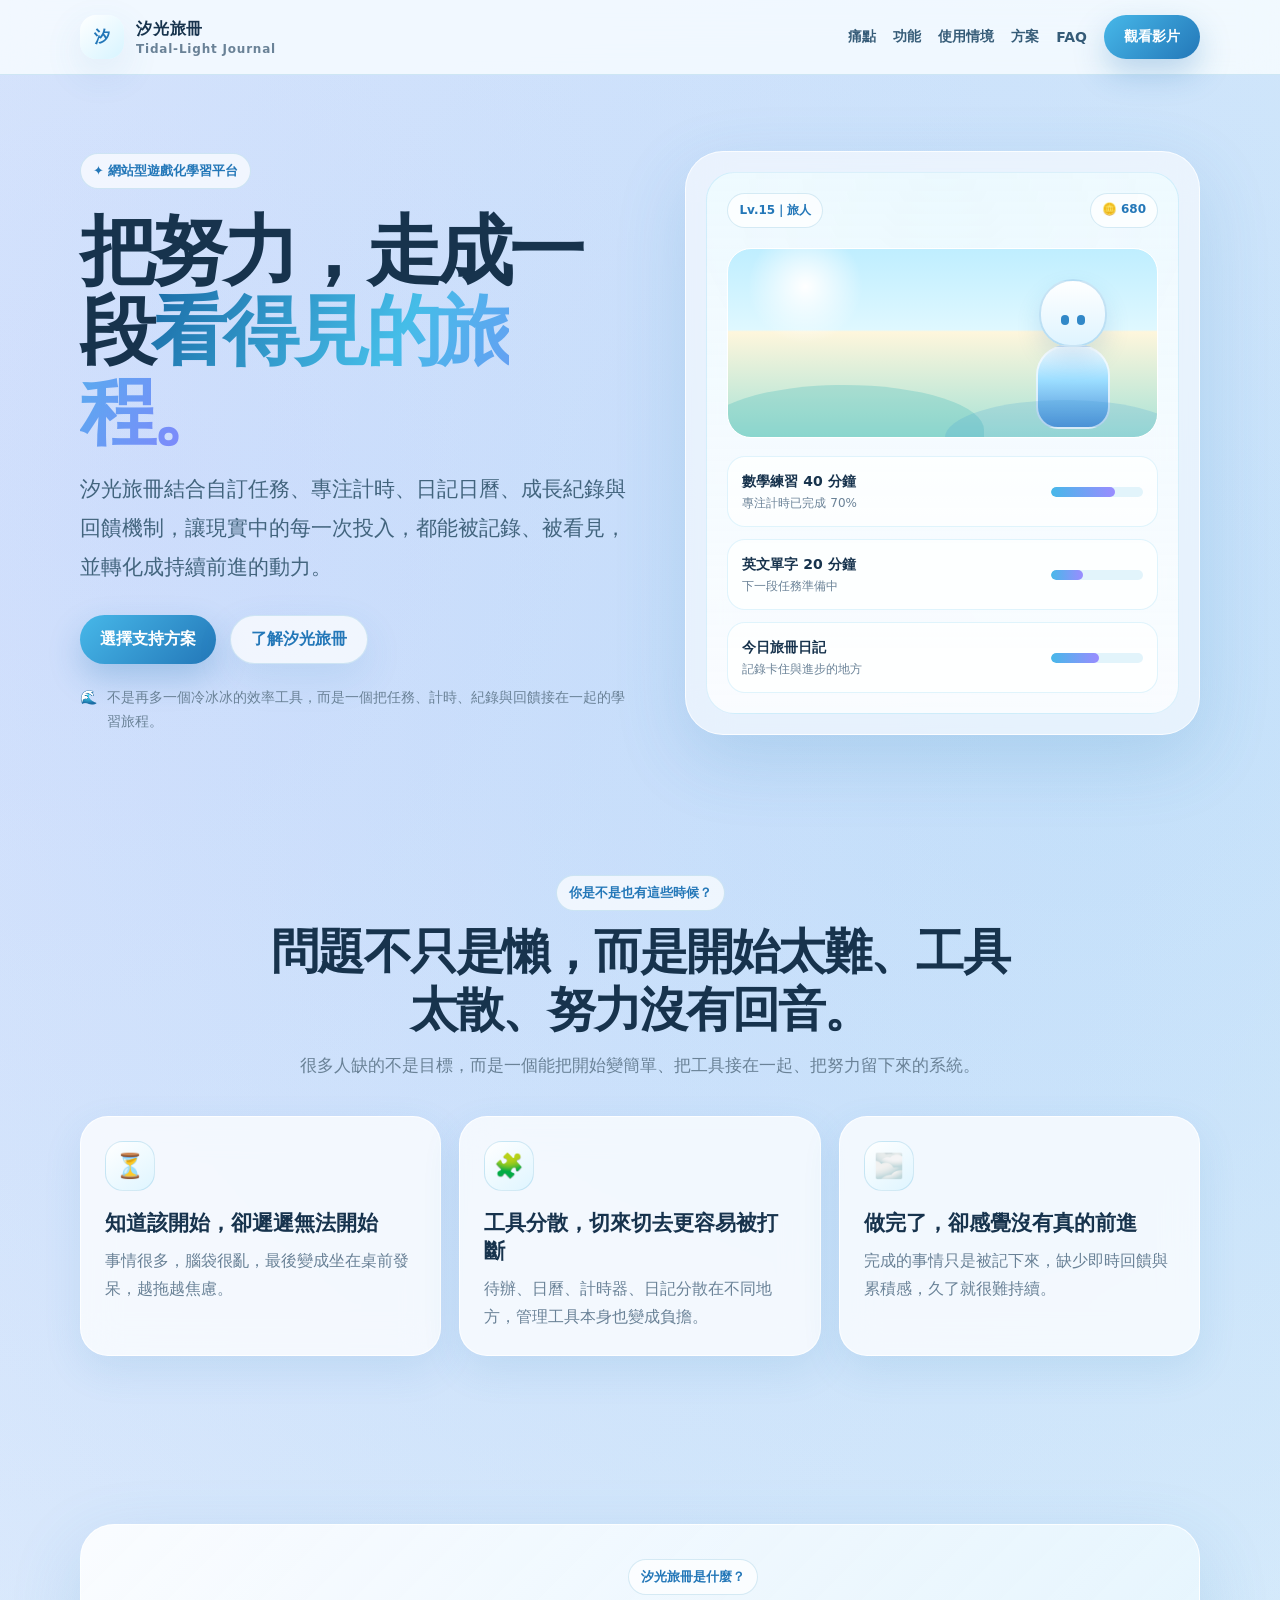
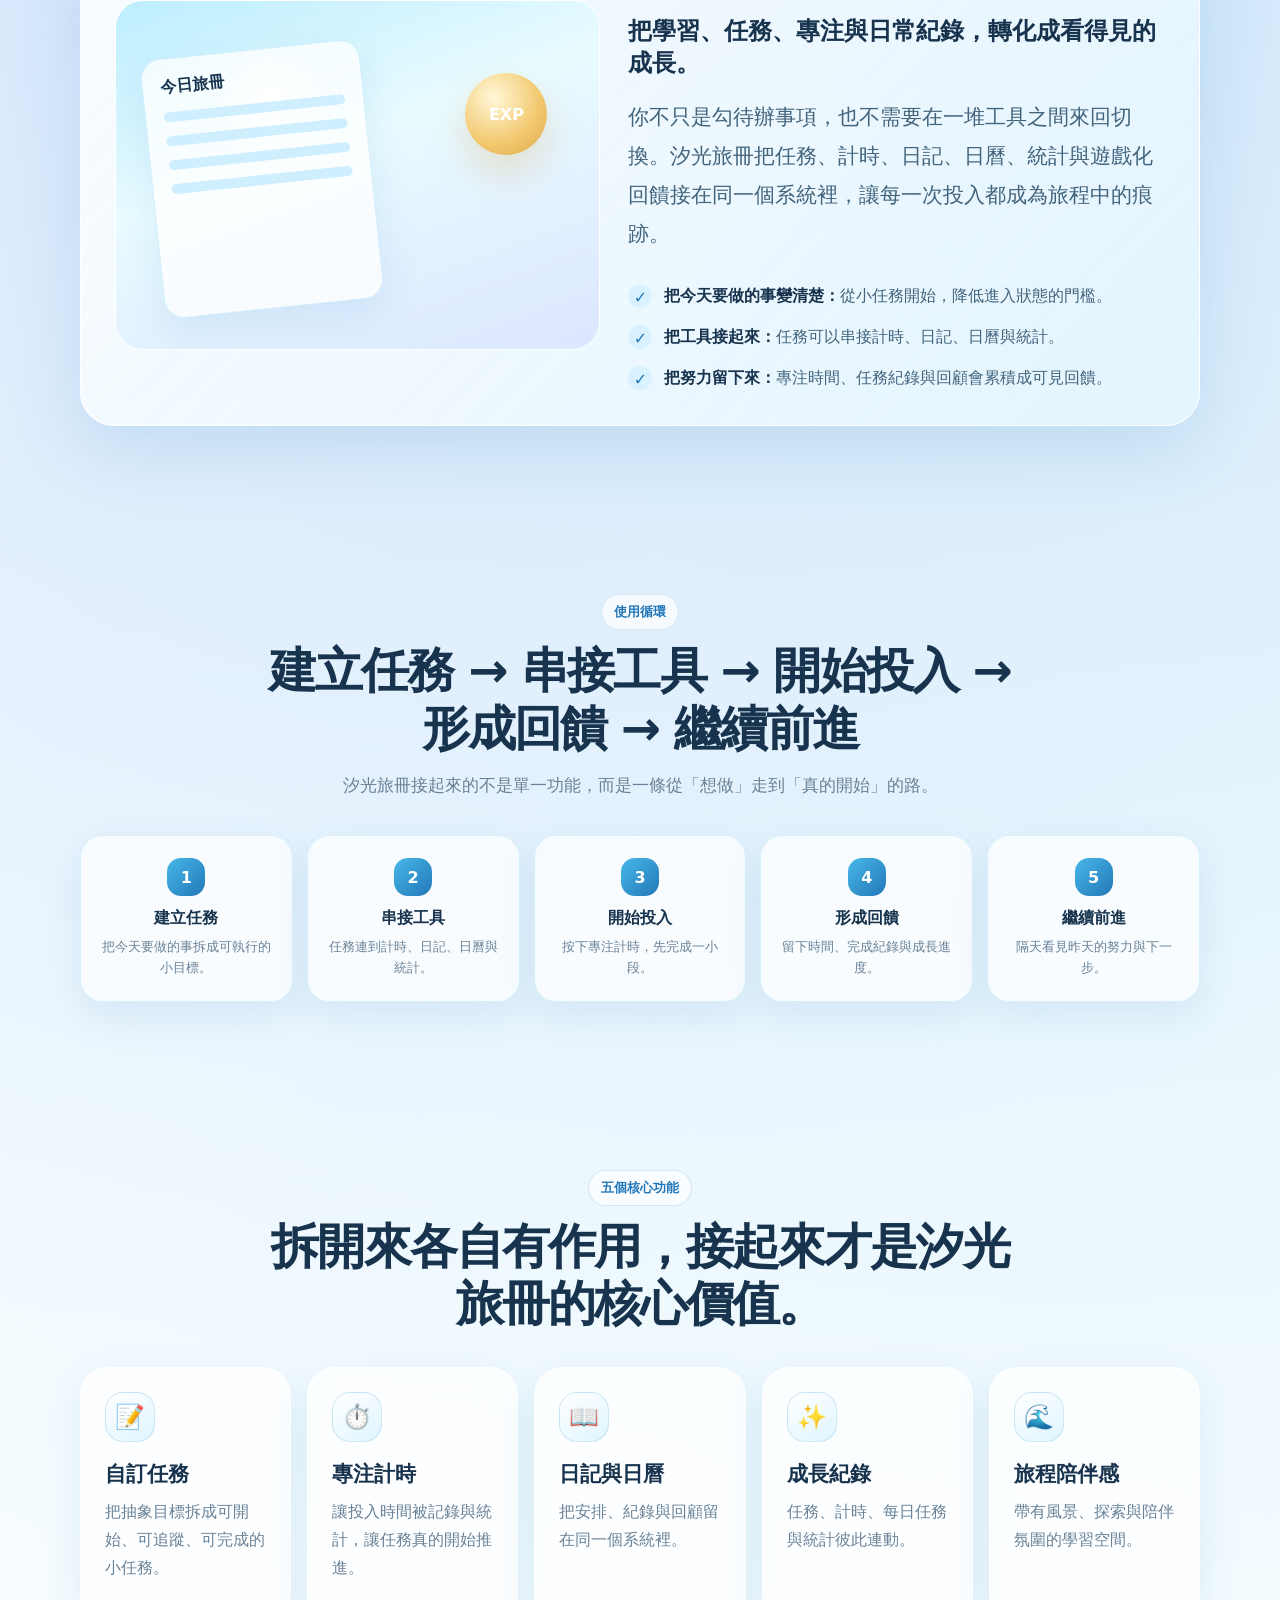
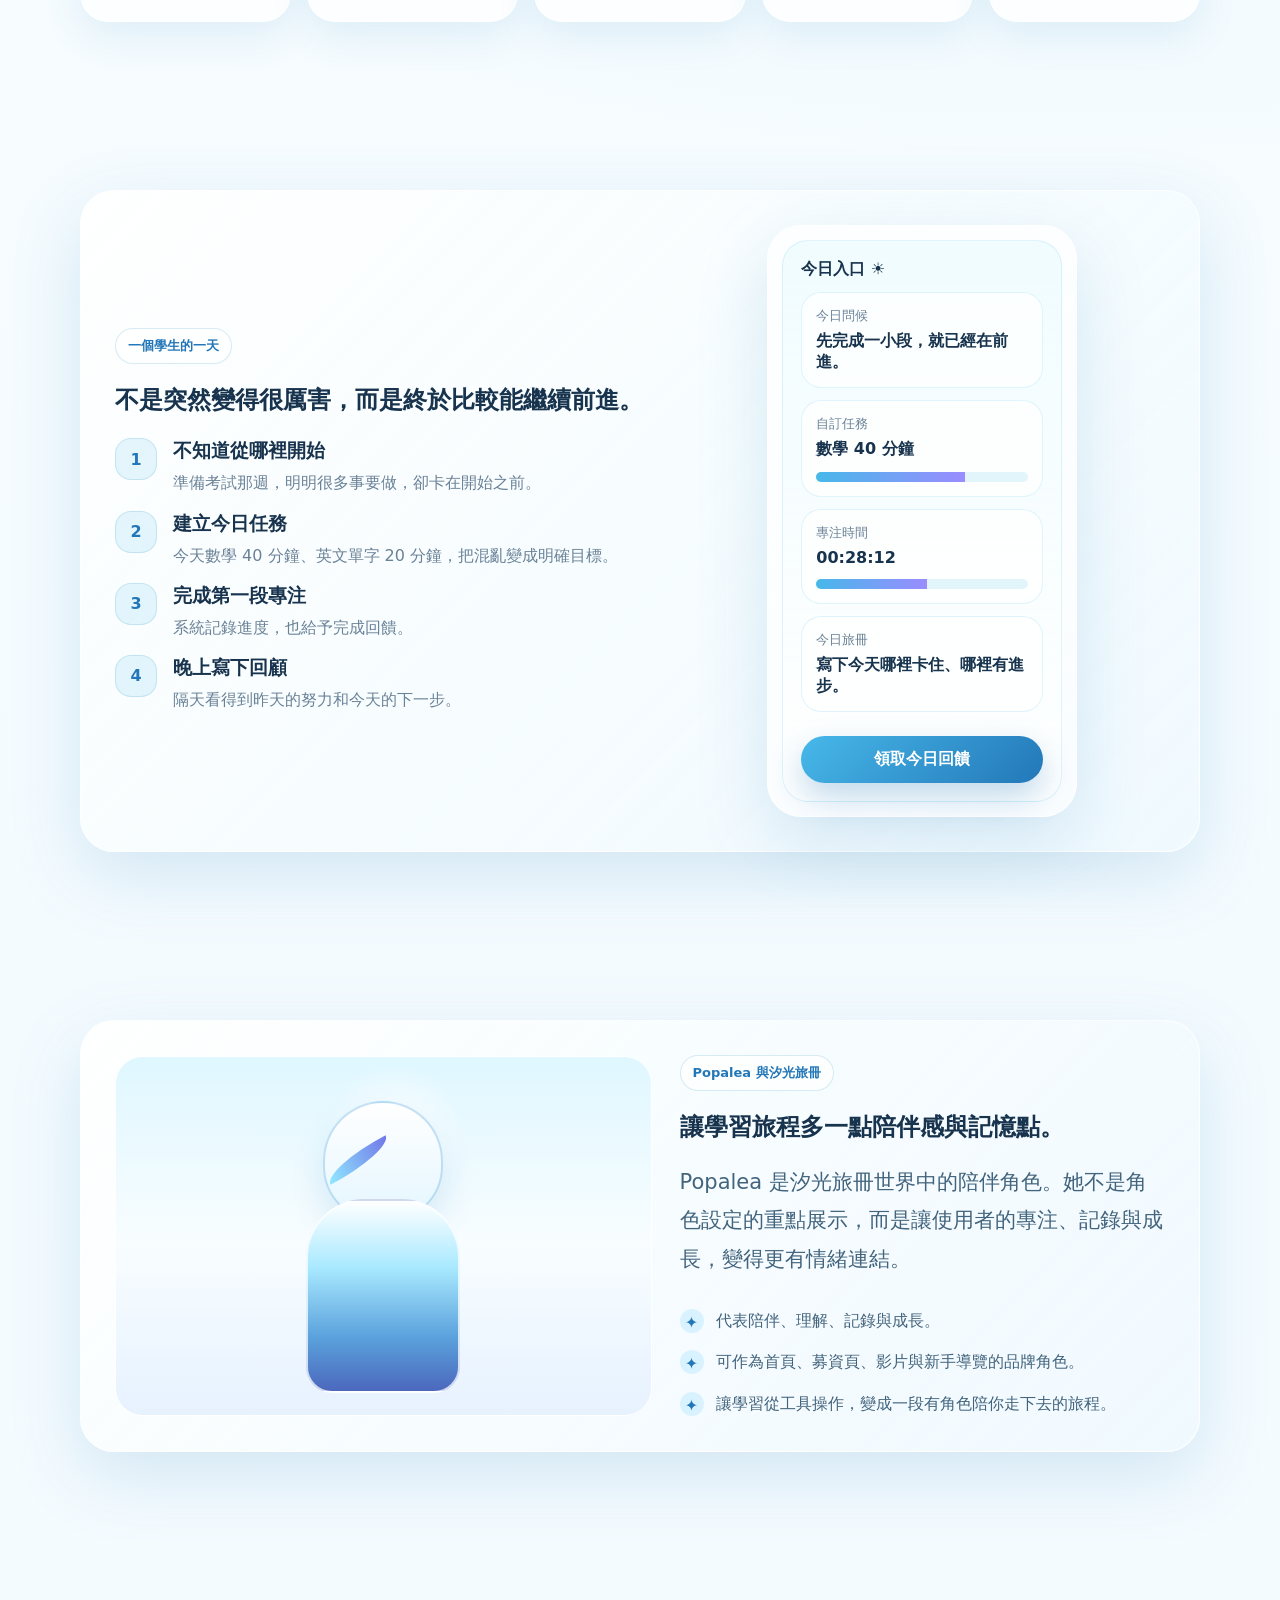
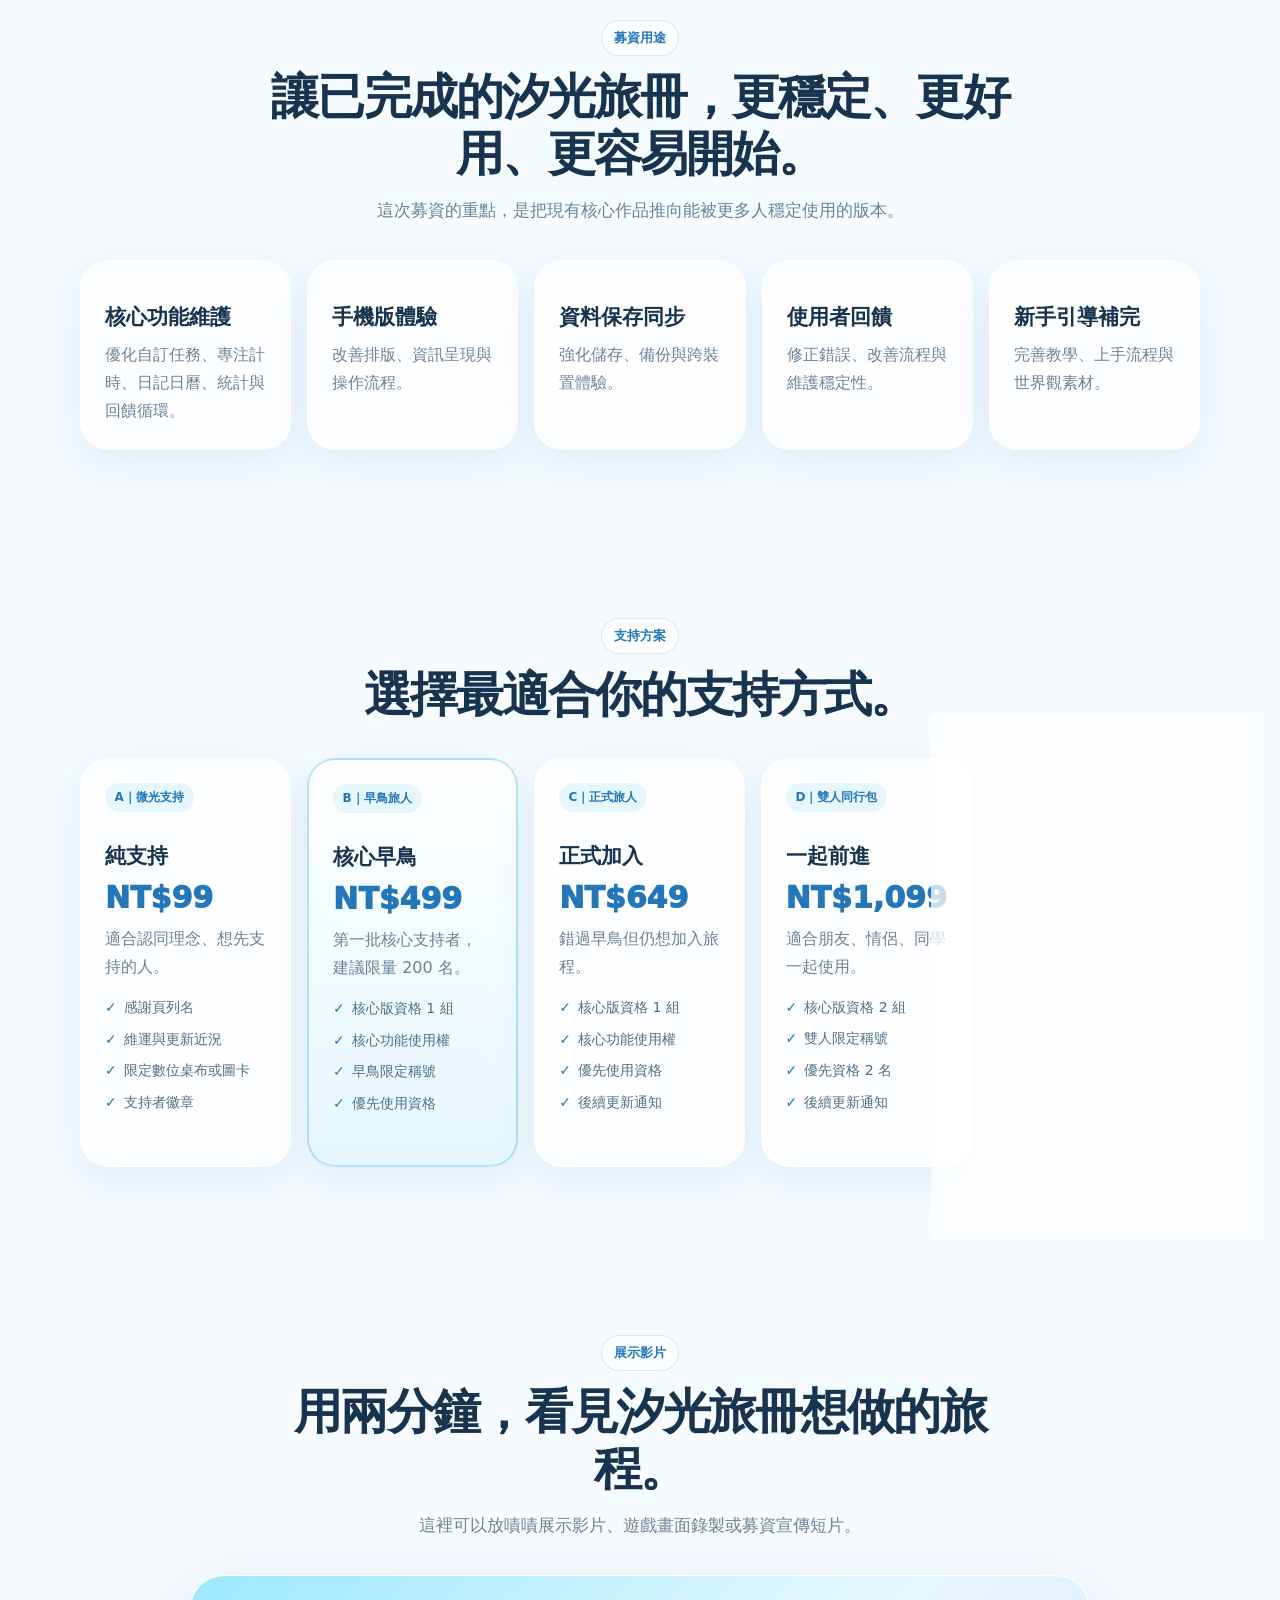
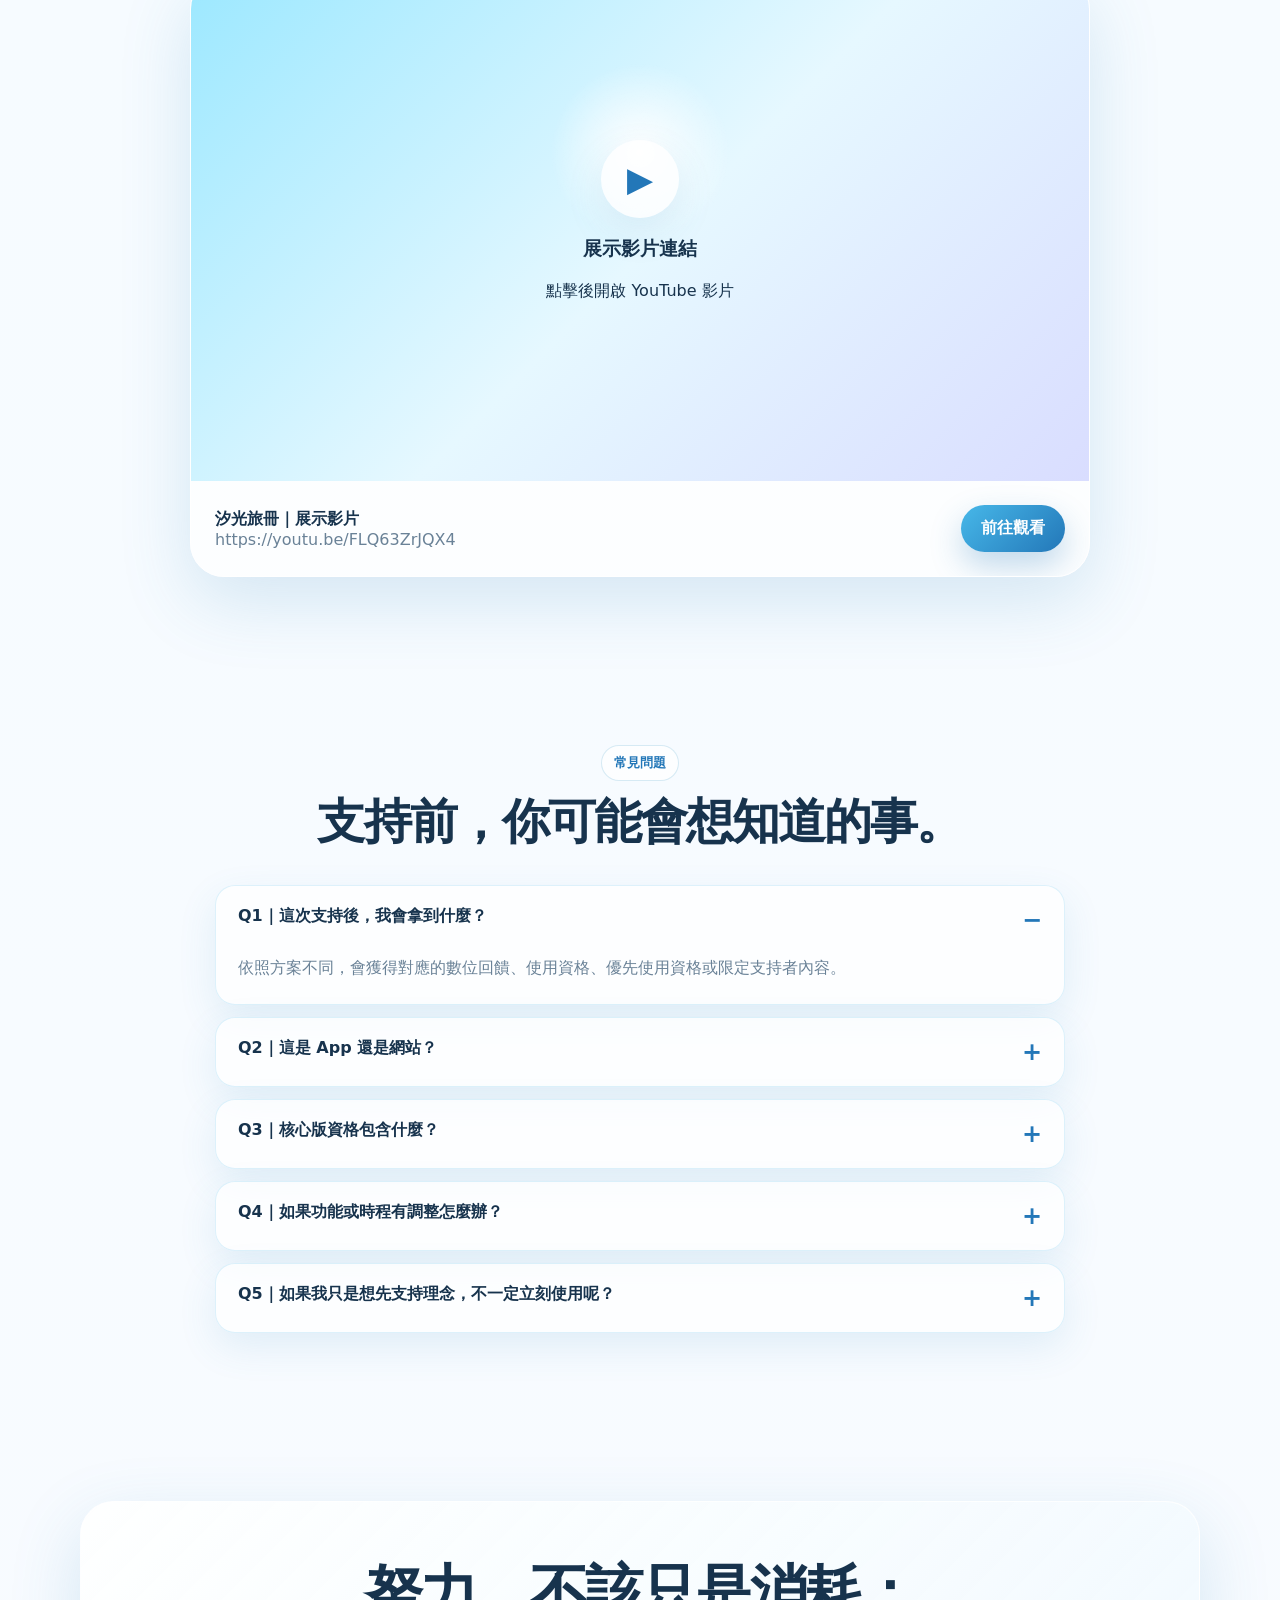
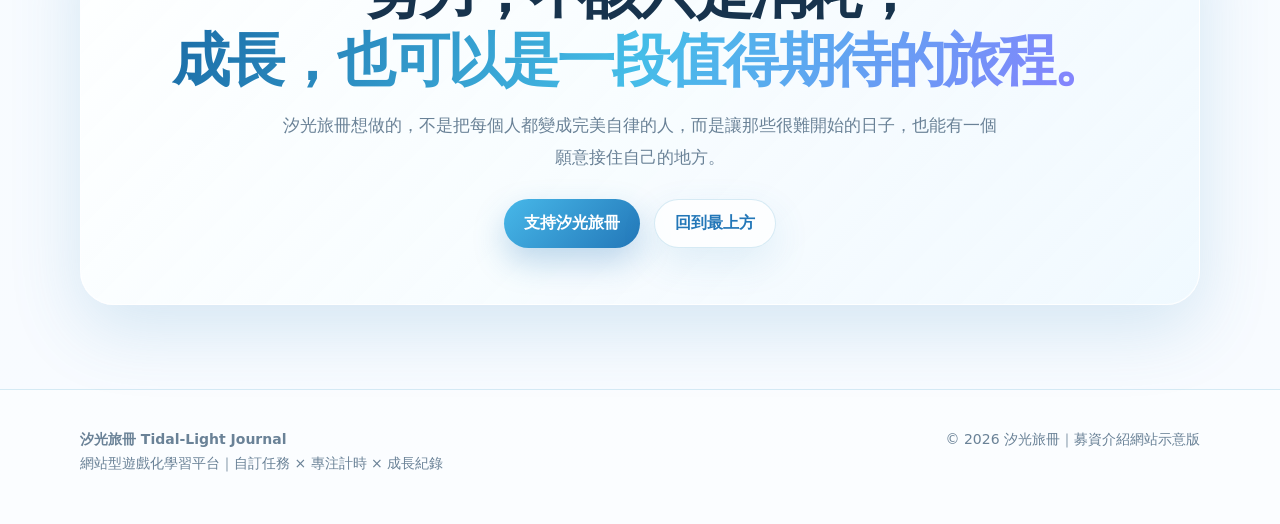
<file: xi_light_journal_intro_site.html>
<!DOCTYPE html>
<html lang="zh-Hant">
<head>
  <meta charset="UTF-8" />
  <meta name="viewport" content="width=device-width, initial-scale=1.0" />
  <title>汐光旅冊｜介紹網站</title>
  <meta name="description" content="汐光旅冊是一個以遊戲化為核心的網站型學習平台，結合自訂任務、專注計時、日記日曆、成長紀錄與回饋機制。" />
  <style>
    :root{
      --bg:#f4fbff;--card:rgba(255,255,255,.75);--ink:#17334d;--muted:#6a8297;--blue:#47b8e9;--deep:#2377b8;--line:rgba(77,162,206,.22);--gold:#f2c76d;--purple:#9a8cff;--shadow:0 24px 70px rgba(58,139,190,.18);--soft:0 14px 38px rgba(58,139,190,.12);--r:28px;--max:1120px
    }
    *{box-sizing:border-box} html{scroll-behavior:smooth} body{margin:0;font-family:"Noto Sans TC","Microsoft JhengHei",system-ui,sans-serif;color:var(--ink);background:radial-gradient(circle at 12% 6%,rgba(154,140,255,.2),transparent 30%),radial-gradient(circle at 84% 8%,rgba(71,184,233,.28),transparent 34%),linear-gradient(180deg,#fbfeff 0%,var(--bg) 50%,#f8fbff 100%);overflow-x:hidden} a{text-decoration:none;color:inherit}.container{width:min(var(--max),calc(100% - 40px));margin:auto}.nav{position:sticky;top:0;z-index:20;background:rgba(248,253,255,.82);backdrop-filter:blur(18px);border-bottom:1px solid var(--line)}.navin{height:74px;display:flex;align-items:center;justify-content:space-between;gap:18px}.brand{display:flex;align-items:center;gap:12px;font-weight:900;letter-spacing:.05em}.mark{width:44px;height:44px;border-radius:16px;display:grid;place-items:center;background:linear-gradient(140deg,#fff,#d7f4ff);color:var(--deep);box-shadow:var(--soft)}.brand small{display:block;color:var(--muted);font-size:12px;margin-top:2px}.links{display:flex;align-items:center;gap:17px;font-size:14px;font-weight:800;color:#365c78}.btn{display:inline-flex;align-items:center;justify-content:center;gap:8px;border-radius:999px;padding:13px 20px;font-weight:900;transition:.22s;white-space:nowrap}.btn:hover{transform:translateY(-2px)}.primary{color:white;background:linear-gradient(135deg,var(--blue),var(--deep));box-shadow:0 14px 32px rgba(35,119,184,.28)}.ghost{color:var(--deep);background:rgba(255,255,255,.72);border:1px solid var(--line);box-shadow:var(--soft)}.menu{display:none;border:1px solid var(--line);background:#fff;border-radius:14px;width:44px;height:44px;color:var(--deep);font-size:22px}.hero{padding:76px 0 56px}.hero-grid{display:grid;grid-template-columns:1.04fr .96fr;gap:48px;align-items:center}.eyebrow{display:inline-flex;align-items:center;gap:8px;padding:8px 12px;border:1px solid var(--line);border-radius:999px;background:rgba(255,255,255,.7);color:var(--deep);font-size:13px;font-weight:900}.hero h1{font-size:clamp(42px,6vw,76px);line-height:1.06;margin:22px 0 18px;letter-spacing:-.06em}.grad{background:linear-gradient(120deg,#1b6da7,#45bde8 50%,#897fff);-webkit-background-clip:text;background-clip:text;color:transparent}.lead{font-size:clamp(17px,2vw,21px);line-height:1.85;color:#42647d;margin:0 0 28px}.actions{display:flex;gap:14px;flex-wrap:wrap}.note{display:flex;gap:10px;margin-top:22px;color:var(--muted);line-height:1.7;font-size:14px}.mock{position:relative}.app{position:relative;min-height:520px;padding:20px;border-radius:38px;background:rgba(255,255,255,.58);border:1px solid rgba(255,255,255,.78);box-shadow:var(--shadow);backdrop-filter:blur(22px);overflow:hidden}.screen{min-height:480px;border-radius:28px;background:linear-gradient(180deg,rgba(239,250,255,.94),rgba(255,255,255,.76)),radial-gradient(circle at 50% 0%,rgba(71,184,233,.32),transparent 46%);border:1px solid rgba(71,184,233,.18);padding:20px;overflow:hidden}.screen-top{display:flex;justify-content:space-between;margin-bottom:20px}.pill{padding:8px 11px;border-radius:999px;background:rgba(255,255,255,.72);border:1px solid var(--line);font-size:12px;font-weight:800;color:var(--deep)}.scene{height:190px;border-radius:24px;border:1px solid #fff;background:radial-gradient(circle at 18% 20%,#fff,transparent 15%),linear-gradient(180deg,#bfeeff 0%,#dff8ff 43%,#fef6dc 44%,#a7e2d6 100%);position:relative;overflow:hidden}.scene:before,.scene:after{content:"";position:absolute;bottom:-38px;border-radius:50% 50% 0 0;background:rgba(75,185,184,.3)}.scene:before{width:280px;height:90px;left:-24px}.scene:after{width:240px;height:75px;right:-28px;background:rgba(60,157,211,.2)}.girl{position:absolute;right:36px;bottom:20px;width:96px;height:138px}.head{width:68px;height:68px;margin:auto;border-radius:50% 50% 46% 46%;background:linear-gradient(180deg,#fff,#dff4ff);border:2px solid rgba(90,170,220,.32);position:relative;box-shadow:0 12px 24px rgba(35,119,184,.16)}.head:before,.head:after{content:"";position:absolute;top:34px;width:8px;height:10px;border-radius:999px;background:#3188c8}.head:before{left:20px}.head:after{right:20px}.body{margin:-2px auto 0;width:74px;height:84px;border-radius:30px 30px 22px 22px;background:linear-gradient(180deg,#f8fdff,#9bddff 42%,#4e8fd6);border:2px solid rgba(255,255,255,.72)}.tasks{display:grid;gap:12px;margin-top:18px}.task{display:flex;justify-content:space-between;gap:12px;align-items:center;padding:14px;border-radius:18px;background:rgba(255,255,255,.76);border:1px solid rgba(71,184,233,.16)}.task strong{font-size:14px}.task span{display:block;color:var(--muted);font-size:12px;margin-top:4px}.prog{width:92px;height:10px;border-radius:999px;background:#e2f4fb;overflow:hidden;flex:none}.prog i{display:block;height:100%;border-radius:inherit;background:linear-gradient(90deg,var(--blue),var(--purple))}section{padding:84px 0}.section-head{text-align:center;max-width:780px;margin:0 auto 34px}.section-head h2{font-size:clamp(30px,4vw,48px);line-height:1.2;margin:12px 0;letter-spacing:-.04em}.section-head p{margin:0;color:var(--muted);font-size:17px;line-height:1.85}.grid3{display:grid;grid-template-columns:repeat(3,1fr);gap:18px}.card{background:var(--card);border:1px solid rgba(255,255,255,.82);border-radius:var(--r);padding:24px;box-shadow:var(--soft);backdrop-filter:blur(18px)}.icon{width:50px;height:50px;border-radius:18px;background:linear-gradient(145deg,#fff,#dff5ff);color:var(--deep);display:grid;place-items:center;font-size:24px;border:1px solid var(--line)}.card h3{margin:18px 0 10px;font-size:21px}.card p{margin:0;color:var(--muted);line-height:1.75}.what{display:grid;grid-template-columns:.95fr 1.05fr;gap:28px;align-items:center;padding:34px;border-radius:34px;background:linear-gradient(135deg,rgba(255,255,255,.86),rgba(230,247,255,.72));border:1px solid rgba(255,255,255,.86);box-shadow:var(--shadow)}.visual{min-height:350px;border-radius:28px;background:radial-gradient(circle at 32% 28%,#fff,transparent 14%),linear-gradient(160deg,#bdeeff,#e9fbff 42%,#dce6ff);position:relative;overflow:hidden;border:1px solid #fff}.journal{position:absolute;left:36px;top:48px;width:220px;height:260px;border-radius:20px;background:rgba(255,255,255,.76);border:1px solid rgba(71,184,233,.18);box-shadow:var(--soft);transform:rotate(-6deg);padding:18px}.journal div{height:10px;border-radius:999px;background:#cfefff;margin:14px 0}.coin{position:absolute;right:52px;top:72px;width:82px;height:82px;border-radius:50%;background:radial-gradient(circle at 35% 30%,#fff8d8,#f2c76d 60%,#dba84e);display:grid;place-items:center;color:white;font-weight:900;box-shadow:0 18px 38px rgba(219,168,78,.28)}.checks{display:grid;gap:14px;margin-top:22px}.check{display:flex;gap:12px;line-height:1.7;color:#42647d}.check b{color:var(--ink)}.badge{width:24px;height:24px;display:grid;place-items:center;flex:none;border-radius:999px;background:#d8f3ff;color:var(--deep);font-weight:900;margin-top:2px}.flow{display:grid;grid-template-columns:repeat(5,1fr);gap:14px}.step{text-align:center;padding:22px 16px;border-radius:22px;background:rgba(255,255,255,.72);border:1px solid rgba(71,184,233,.18);box-shadow:var(--soft)}.num{width:38px;height:38px;margin:0 auto 12px;border-radius:14px;background:linear-gradient(135deg,var(--blue),var(--deep));display:grid;place-items:center;color:white;font-weight:900}.step h3{font-size:16px;margin:0 0 8px}.step p{font-size:13px;color:var(--muted);line-height:1.6;margin:0}.features,.plans,.use{display:grid;grid-template-columns:repeat(5,1fr);gap:16px}.feature{min-height:255px}.story,.popalea,.cta-card{border-radius:34px;background:linear-gradient(135deg,rgba(255,255,255,.88),rgba(238,249,255,.74));border:1px solid rgba(255,255,255,.86);box-shadow:var(--shadow);padding:34px}.story-grid,.pop-grid{display:grid;grid-template-columns:1.05fr .95fr;gap:28px;align-items:center}.timeline{display:grid;gap:14px;margin-top:22px}.ti{display:grid;grid-template-columns:44px 1fr;gap:14px}.dot{width:42px;height:42px;border-radius:16px;background:rgba(71,184,233,.13);border:1px solid var(--line);color:var(--deep);display:grid;place-items:center;font-weight:900}.ti h3{margin:0 0 5px}.ti p{margin:0;color:var(--muted);line-height:1.7}.phone{max-width:310px;margin:auto;padding:14px;border-radius:34px;background:rgba(255,255,255,.66);border:1px solid #fff;box-shadow:var(--shadow)}.phones{min-height:520px;border-radius:26px;padding:18px;background:linear-gradient(180deg,rgba(240,252,255,.96),rgba(255,255,255,.78));border:1px solid rgba(71,184,233,.16)}.mini{background:rgba(255,255,255,.75);border:1px solid rgba(71,184,233,.16);border-radius:20px;padding:14px;margin:12px 0}.mini small{display:block;color:var(--muted);margin-bottom:6px}.bar{height:10px;background:#e1f5fb;border-radius:999px;overflow:hidden;margin-top:12px}.bar i{display:block;height:100%;background:linear-gradient(90deg,var(--blue),var(--purple))}.pop-visual{min-height:360px;border-radius:28px;background:radial-gradient(circle at 52% 22%,#fff,transparent 18%),linear-gradient(180deg,#dff7ff,#f8fdff 52%,#e7f2ff);position:relative;border:1px solid #fff;overflow:hidden}.pop-figure{position:absolute;left:50%;bottom:22px;transform:translateX(-50%);width:190px;height:300px}.pop-figure:before{content:"";position:absolute;left:50%;transform:translateX(-50%);top:8px;width:116px;height:116px;border-radius:50% 50% 45% 45%;background:linear-gradient(#fff,#e4f6ff);border:2px solid rgba(90,170,220,.35);box-shadow:0 18px 35px rgba(35,119,184,.14)}.pop-figure:after{content:"";position:absolute;left:50%;transform:translateX(-50%);bottom:0;width:150px;height:190px;border-radius:58px 58px 26px 26px;background:linear-gradient(180deg,#fff,#a9e9ff 35%,#5aa1dc 72%,#4c68bd);border:2px solid rgba(255,255,255,.74)}.feather{position:absolute;left:34px;top:58px;width:72px;height:18px;border-radius:100% 0 100% 0;background:linear-gradient(90deg,#90e8ff,#7077e8);transform:rotate(-28deg);z-index:2}.price{font-size:30px;font-weight:950;color:var(--deep);margin:8px 0 10px}.tag{display:inline-flex;padding:6px 10px;border-radius:999px;background:rgba(71,184,233,.12);color:var(--deep);font-size:12px;font-weight:900;margin-bottom:12px}.plan{min-height:330px}.featured{border:2px solid rgba(71,184,233,.38);transform:translateY(-8px);background:linear-gradient(180deg,rgba(255,255,255,.88),rgba(222,246,255,.74))}.plan ul{list-style:none;padding:0;margin:16px 0 0;display:grid;gap:10px;color:#4e6e86;font-size:14px;line-height:1.55}.plan li:before{content:"✓";color:var(--deep);font-weight:900;margin-right:7px}.faq{max-width:850px;margin:auto;display:grid;gap:12px}details{border-radius:20px;background:rgba(255,255,255,.74);border:1px solid rgba(71,184,233,.18);box-shadow:var(--soft);overflow:hidden}summary{cursor:pointer;padding:20px 22px;font-weight:900;list-style:none;display:flex;justify-content:space-between;gap:16px}summary::-webkit-details-marker{display:none}summary:after{content:"+";color:var(--deep);font-size:24px}details[open] summary:after{content:"−"}details p{margin:0;padding:0 22px 22px;color:var(--muted);line-height:1.75}.video-card{max-width:900px;margin:auto;border-radius:34px;overflow:hidden;background:rgba(255,255,255,.74);border:1px solid #fff;box-shadow:var(--shadow)}.video{aspect-ratio:16/9;background:radial-gradient(circle at 50% 35%,#fff,transparent 16%),linear-gradient(135deg,#9ce8ff,#e6f8ff 52%,#d9ddff);display:grid;place-items:center;text-align:center;padding:28px}.play{width:78px;height:78px;margin:0 auto 18px;border-radius:50%;background:rgba(255,255,255,.78);color:var(--deep);font-size:34px;display:grid;place-items:center;box-shadow:var(--soft)}.video-info{padding:24px;display:flex;justify-content:space-between;align-items:center;gap:18px;flex-wrap:wrap}.cta-card{text-align:center;padding:56px 28px}.cta-card h2{font-size:clamp(32px,4.8vw,58px);line-height:1.18;letter-spacing:-.05em;margin:0 0 14px}.cta-card p{max-width:720px;margin:0 auto 26px;color:var(--muted);line-height:1.9;font-size:17px}footer{padding:38px 0 48px;border-top:1px solid var(--line);color:var(--muted);background:rgba(255,255,255,.34)}.footer{display:flex;justify-content:space-between;gap:20px;flex-wrap:wrap;font-size:14px;line-height:1.7}.reveal{opacity:0;transform:translateY(18px);transition:.7s}.reveal.show{opacity:1;transform:translateY(0)}.top{position:fixed;right:22px;bottom:22px;width:48px;height:48px;border-radius:16px;border:1px solid #fff;background:rgba(255,255,255,.78);color:var(--deep);box-shadow:var(--soft);display:grid;place-items:center;font-weight:900;opacity:0;transform:translateY(10px);transition:.22s}.top.show{opacity:1;transform:translateY(0)}@media(max-width:1080px){.features,.plans,.use{grid-template-columns:repeat(2,1fr)}.flow{grid-template-columns:repeat(3,1fr)}.featured{transform:none}}@media(max-width:880px){.hero-grid,.what,.story-grid,.pop-grid{grid-template-columns:1fr}.grid3{grid-template-columns:1fr}.links{position:absolute;left:20px;right:20px;top:84px;padding:18px;display:none;flex-direction:column;align-items:stretch;border-radius:24px;background:rgba(255,255,255,.96);box-shadow:var(--shadow);border:1px solid #fff}.links.open{display:flex}.links .btn{width:100%}.menu{display:block}.navin{height:68px}}@media(max-width:640px){.container{width:min(100% - 28px,var(--max))}.hero{padding:52px 0 34px}.actions{flex-direction:column}.btn{width:100%}section{padding:64px 0}.features,.plans,.use,.flow{grid-template-columns:1fr}.what,.story,.popalea{padding:22px}.app{padding:12px;border-radius:28px}.screen{padding:14px}.video-info{align-items:stretch}}
  </style>
</head>
<body>
  <header class="nav"><div class="container navin"><a class="brand" href="#top"><span class="mark">汐</span><span>汐光旅冊<small>Tidal-Light Journal</small></span></a><button class="menu" id="menu">☰</button><nav class="links" id="links"><a href="#problem">痛點</a><a href="#features">功能</a><a href="#story">使用情境</a><a href="#plans">方案</a><a href="#faq">FAQ</a><a class="btn primary" href="#video">觀看影片</a></nav></div></header>
  <main id="top">
    <section class="hero"><div class="container hero-grid"><div class="reveal"><span class="eyebrow">✦ 網站型遊戲化學習平台</span><h1>把努力，走成一段<span class="grad">看得見的旅程。</span></h1><p class="lead">汐光旅冊結合自訂任務、專注計時、日記日曆、成長紀錄與回饋機制，讓現實中的每一次投入，都能被記錄、被看見，並轉化成持續前進的動力。</p><div class="actions"><a class="btn primary" href="#plans">選擇支持方案</a><a class="btn ghost" href="#what">了解汐光旅冊</a></div><div class="note"><span>🌊</span><span>不是再多一個冷冰冰的效率工具，而是一個把任務、計時、紀錄與回饋接在一起的學習旅程。</span></div></div><div class="mock reveal"><div class="app"><div class="screen"><div class="screen-top"><span class="pill">Lv.15｜旅人</span><span class="pill">🪙 680</span></div><div class="scene"><div class="girl"><div class="head"></div><div class="body"></div></div></div><div class="tasks"><div class="task"><div><strong>數學練習 40 分鐘</strong><span>專注計時已完成 70%</span></div><div class="prog"><i style="width:70%"></i></div></div><div class="task"><div><strong>英文單字 20 分鐘</strong><span>下一段任務準備中</span></div><div class="prog"><i style="width:35%"></i></div></div><div class="task"><div><strong>今日旅冊日記</strong><span>記錄卡住與進步的地方</span></div><div class="prog"><i style="width:52%"></i></div></div></div></div></div></div></div></section>
    <section id="problem"><div class="container"><div class="section-head reveal"><span class="eyebrow">你是不是也有這些時候？</span><h2>問題不只是懶，而是開始太難、工具太散、努力沒有回音。</h2><p>很多人缺的不是目標，而是一個能把開始變簡單、把工具接在一起、把努力留下來的系統。</p></div><div class="grid3"><article class="card reveal"><div class="icon">⏳</div><h3>知道該開始，卻遲遲無法開始</h3><p>事情很多，腦袋很亂，最後變成坐在桌前發呆，越拖越焦慮。</p></article><article class="card reveal"><div class="icon">🧩</div><h3>工具分散，切來切去更容易被打斷</h3><p>待辦、日曆、計時器、日記分散在不同地方，管理工具本身也變成負擔。</p></article><article class="card reveal"><div class="icon">🌫️</div><h3>做完了，卻感覺沒有真的前進</h3><p>完成的事情只是被記下來，缺少即時回饋與累積感，久了就很難持續。</p></article></div></div></section>
    <section id="what"><div class="container"><div class="what reveal"><div class="visual"><div class="journal"><strong>今日旅冊</strong><div></div><div></div><div></div><div></div></div><div class="coin">EXP</div></div><div><span class="eyebrow">汐光旅冊是什麼？</span><h2>把學習、任務、專注與日常紀錄，轉化成看得見的成長。</h2><p class="lead">你不只是勾待辦事項，也不需要在一堆工具之間來回切換。汐光旅冊把任務、計時、日記、日曆、統計與遊戲化回饋接在同一個系統裡，讓每一次投入都成為旅程中的痕跡。</p><div class="checks"><div class="check"><span class="badge">✓</span><span><b>把今天要做的事變清楚：</b>從小任務開始，降低進入狀態的門檻。</span></div><div class="check"><span class="badge">✓</span><span><b>把工具接起來：</b>任務可以串接計時、日記、日曆與統計。</span></div><div class="check"><span class="badge">✓</span><span><b>把努力留下來：</b>專注時間、任務紀錄與回顧會累積成可見回饋。</span></div></div></div></div></div></section>
    <section id="flow"><div class="container"><div class="section-head reveal"><span class="eyebrow">使用循環</span><h2>建立任務 → 串接工具 → 開始投入 → 形成回饋 → 繼續前進</h2><p>汐光旅冊接起來的不是單一功能，而是一條從「想做」走到「真的開始」的路。</p></div><div class="flow"><div class="step reveal"><div class="num">1</div><h3>建立任務</h3><p>把今天要做的事拆成可執行的小目標。</p></div><div class="step reveal"><div class="num">2</div><h3>串接工具</h3><p>任務連到計時、日記、日曆與統計。</p></div><div class="step reveal"><div class="num">3</div><h3>開始投入</h3><p>按下專注計時，先完成一小段。</p></div><div class="step reveal"><div class="num">4</div><h3>形成回饋</h3><p>留下時間、完成紀錄與成長進度。</p></div><div class="step reveal"><div class="num">5</div><h3>繼續前進</h3><p>隔天看見昨天的努力與下一步。</p></div></div></div></section>
    <section id="features"><div class="container"><div class="section-head reveal"><span class="eyebrow">五個核心功能</span><h2>拆開來各自有作用，接起來才是汐光旅冊的核心價值。</h2></div><div class="features"><article class="card feature reveal"><div class="icon">📝</div><h3>自訂任務</h3><p>把抽象目標拆成可開始、可追蹤、可完成的小任務。</p></article><article class="card feature reveal"><div class="icon">⏱️</div><h3>專注計時</h3><p>讓投入時間被記錄與統計，讓任務真的開始推進。</p></article><article class="card feature reveal"><div class="icon">📖</div><h3>日記與日曆</h3><p>把安排、紀錄與回顧留在同一個系統裡。</p></article><article class="card feature reveal"><div class="icon">✨</div><h3>成長紀錄</h3><p>任務、計時、每日任務與統計彼此連動。</p></article><article class="card feature reveal"><div class="icon">🌊</div><h3>旅程陪伴感</h3><p>帶有風景、探索與陪伴氛圍的學習空間。</p></article></div></div></section>
    <section id="story"><div class="container"><div class="story reveal"><div class="story-grid"><div><span class="eyebrow">一個學生的一天</span><h2>不是突然變得很厲害，而是終於比較能繼續前進。</h2><div class="timeline"><div class="ti"><div class="dot">1</div><div><h3>不知道從哪裡開始</h3><p>準備考試那週，明明很多事要做，卻卡在開始之前。</p></div></div><div class="ti"><div class="dot">2</div><div><h3>建立今日任務</h3><p>今天數學 40 分鐘、英文單字 20 分鐘，把混亂變成明確目標。</p></div></div><div class="ti"><div class="dot">3</div><div><h3>完成第一段專注</h3><p>系統記錄進度，也給予完成回饋。</p></div></div><div class="ti"><div class="dot">4</div><div><h3>晚上寫下回顧</h3><p>隔天看得到昨天的努力和今天的下一步。</p></div></div></div></div><div class="phone"><div class="phones"><strong>今日入口 ☀️</strong><div class="mini"><small>今日問候</small><strong>先完成一小段，就已經在前進。</strong></div><div class="mini"><small>自訂任務</small><strong>數學 40 分鐘</strong><div class="bar"><i style="width:70%"></i></div></div><div class="mini"><small>專注時間</small><strong>00:28:12</strong><div class="bar"><i style="width:52%"></i></div></div><div class="mini"><small>今日旅冊</small><strong>寫下今天哪裡卡住、哪裡有進步。</strong></div><a class="btn primary" href="#plans" style="width:100%;margin-top:12px">領取今日回饋</a></div></div></div></div></div></section>
    <section id="popalea"><div class="container"><div class="popalea reveal"><div class="pop-grid"><div class="pop-visual"><div class="pop-figure"><div class="feather"></div></div></div><div><span class="eyebrow">Popalea 與汐光旅冊</span><h2>讓學習旅程多一點陪伴感與記憶點。</h2><p class="lead">Popalea 是汐光旅冊世界中的陪伴角色。她不是角色設定的重點展示，而是讓使用者的專注、記錄與成長，變得更有情緒連結。</p><div class="checks"><div class="check"><span class="badge">✦</span><span>代表陪伴、理解、記錄與成長。</span></div><div class="check"><span class="badge">✦</span><span>可作為首頁、募資頁、影片與新手導覽的品牌角色。</span></div><div class="check"><span class="badge">✦</span><span>讓學習從工具操作，變成一段有角色陪你走下去的旅程。</span></div></div></div></div></div></div></section>
    <section id="use"><div class="container"><div class="section-head reveal"><span class="eyebrow">募資用途</span><h2>讓已完成的汐光旅冊，更穩定、更好用、更容易開始。</h2><p>這次募資的重點，是把現有核心作品推向能被更多人穩定使用的版本。</p></div><div class="use"><div class="card reveal"><h3>核心功能維護</h3><p>優化自訂任務、專注計時、日記日曆、統計與回饋循環。</p></div><div class="card reveal"><h3>手機版體驗</h3><p>改善排版、資訊呈現與操作流程。</p></div><div class="card reveal"><h3>資料保存同步</h3><p>強化儲存、備份與跨裝置體驗。</p></div><div class="card reveal"><h3>使用者回饋</h3><p>修正錯誤、改善流程與維護穩定性。</p></div><div class="card reveal"><h3>新手引導補完</h3><p>完善教學、上手流程與世界觀素材。</p></div></div></div></section>
    <section id="plans"><div class="container"><div class="section-head reveal"><span class="eyebrow">支持方案</span><h2>選擇最適合你的支持方式。</h2></div><div class="plans"><article class="card plan reveal"><span class="tag">A｜微光支持</span><h3>純支持</h3><div class="price">NT$99</div><p>適合認同理念、想先支持的人。</p><ul><li>感謝頁列名</li><li>維運與更新近況</li><li>限定數位桌布或圖卡</li><li>支持者徽章</li></ul></article><article class="card plan featured reveal"><span class="tag">B｜早鳥旅人</span><h3>核心早鳥</h3><div class="price">NT$499</div><p>第一批核心支持者，建議限量 200 名。</p><ul><li>核心版資格 1 組</li><li>核心功能使用權</li><li>早鳥限定稱號</li><li>優先使用資格</li></ul></article><article class="card plan reveal"><span class="tag">C｜正式旅人</span><h3>正式加入</h3><div class="price">NT$649</div><p>錯過早鳥但仍想加入旅程。</p><ul><li>核心版資格 1 組</li><li>核心功能使用權</li><li>優先使用資格</li><li>後續更新通知</li></ul></article><article class="card plan reveal"><span class="tag">D｜雙人同行包</span><h3>一起前進</h3><div class="price">NT$1,099</div><p>適合朋友、情侶、同學一起使用。</p><ul><li>核心版資格 2 組</li><li>雙人限定稱號</li><li>優先資格 2 名</li><li>後續更新通知</li></ul></article><article class="card plan reveal"><span class="tag">E｜創始旅團</span><h3>深度支持</h3><div class="price">NT$1,690</div><p>想深度參與、長期支持的人，建議限量 50 名。</p><ul><li>正式旅人全部內容</li><li>限定稱號／頭像框</li><li>功能投票資格</li><li>數位設定集</li></ul></article></div></div></section>
    <section id="video"><div class="container"><div class="section-head reveal"><span class="eyebrow">展示影片</span><h2>用兩分鐘，看見汐光旅冊想做的旅程。</h2><p>這裡可以放嘖嘖展示影片、遊戲畫面錄製或募資宣傳短片。</p></div><div class="video-card reveal"><a class="video" href="https://youtu.be/FLQ63ZrJQX4" target="_blank" rel="noopener"><div><div class="play">▶</div><h3>展示影片連結</h3><p>點擊後開啟 YouTube 影片</p></div></a><div class="video-info"><div><strong>汐光旅冊｜展示影片</strong><br><span style="color:var(--muted)">https://youtu.be/FLQ63ZrJQX4</span></div><a class="btn primary" href="https://youtu.be/FLQ63ZrJQX4" target="_blank" rel="noopener">前往觀看</a></div></div></div></section>
    <section id="faq"><div class="container"><div class="section-head reveal"><span class="eyebrow">常見問題</span><h2>支持前，你可能會想知道的事。</h2></div><div class="faq reveal"><details open><summary>Q1｜這次支持後，我會拿到什麼？</summary><p>依照方案不同，會獲得對應的數位回饋、使用資格、優先使用資格或限定支持者內容。</p></details><details><summary>Q2｜這是 App 還是網站？</summary><p>現階段以網站形式為主，方便直接使用、展示與持續更新，後續再視發展規劃其他版本。</p></details><details><summary>Q3｜核心版資格包含什麼？</summary><p>核心版資格包含自訂任務、專注計時、日記日曆、基礎統計與遊戲化回饋等核心使用內容。</p></details><details><summary>Q4｜如果功能或時程有調整怎麼辦？</summary><p>若因穩定性、使用回饋或整體體驗考量需要調整，會向支持者更新說明，並以維持可用性與完成度為優先。</p></details><details><summary>Q5｜如果我只是想先支持理念，不一定立刻使用呢？</summary><p>可以選擇低門檻支持方案，用行動支持汐光旅冊繼續維運與更新。</p></details></div></div></section>
    <section><div class="container"><div class="cta-card reveal"><h2>努力，不該只是消耗；<br><span class="grad">成長，也可以是一段值得期待的旅程。</span></h2><p>汐光旅冊想做的，不是把每個人都變成完美自律的人，而是讓那些很難開始的日子，也能有一個願意接住自己的地方。</p><div class="actions" style="justify-content:center"><a class="btn primary" href="#plans">支持汐光旅冊</a><a class="btn ghost" href="#top">回到最上方</a></div></div></div></section>
  </main>
  <footer><div class="container footer"><div><strong>汐光旅冊 Tidal-Light Journal</strong><br>網站型遊戲化學習平台｜自訂任務 × 專注計時 × 成長紀錄</div><div>© 2026 汐光旅冊｜募資介紹網站示意版</div></div></footer><a class="top" id="toTop" href="#top">↑</a>
  <script>
    const menu=document.getElementById('menu'),links=document.getElementById('links'),toTop=document.getElementById('toTop');
    menu.addEventListener('click',()=>links.classList.toggle('open'));
    links.querySelectorAll('a').forEach(a=>a.addEventListener('click',()=>links.classList.remove('open')));
    const ob=new IntersectionObserver(es=>es.forEach(e=>{if(e.isIntersecting){e.target.classList.add('show');ob.unobserve(e.target)}}),{threshold:.12});
    document.querySelectorAll('.reveal').forEach(el=>ob.observe(el));
    window.addEventListener('scroll',()=>toTop.classList.toggle('show',scrollY>640));
  </script>
</body>
</html>
</file>
